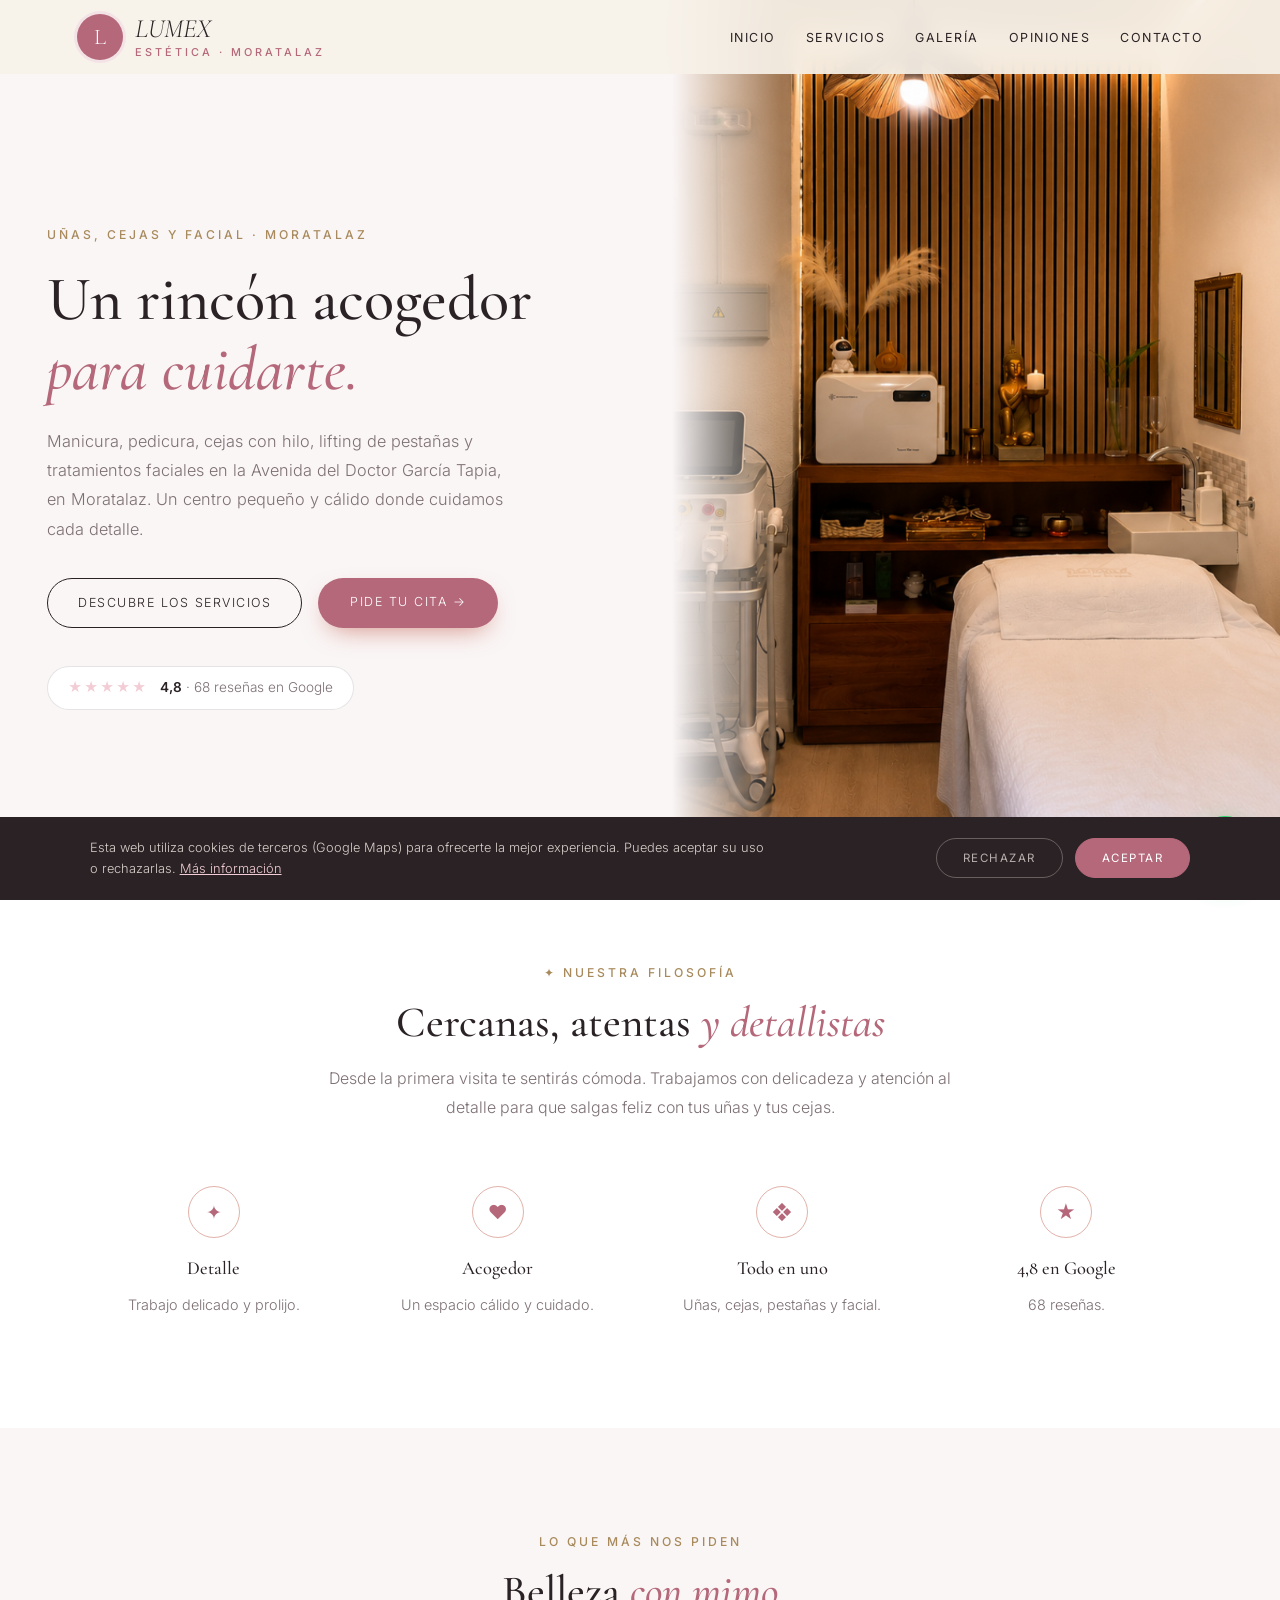
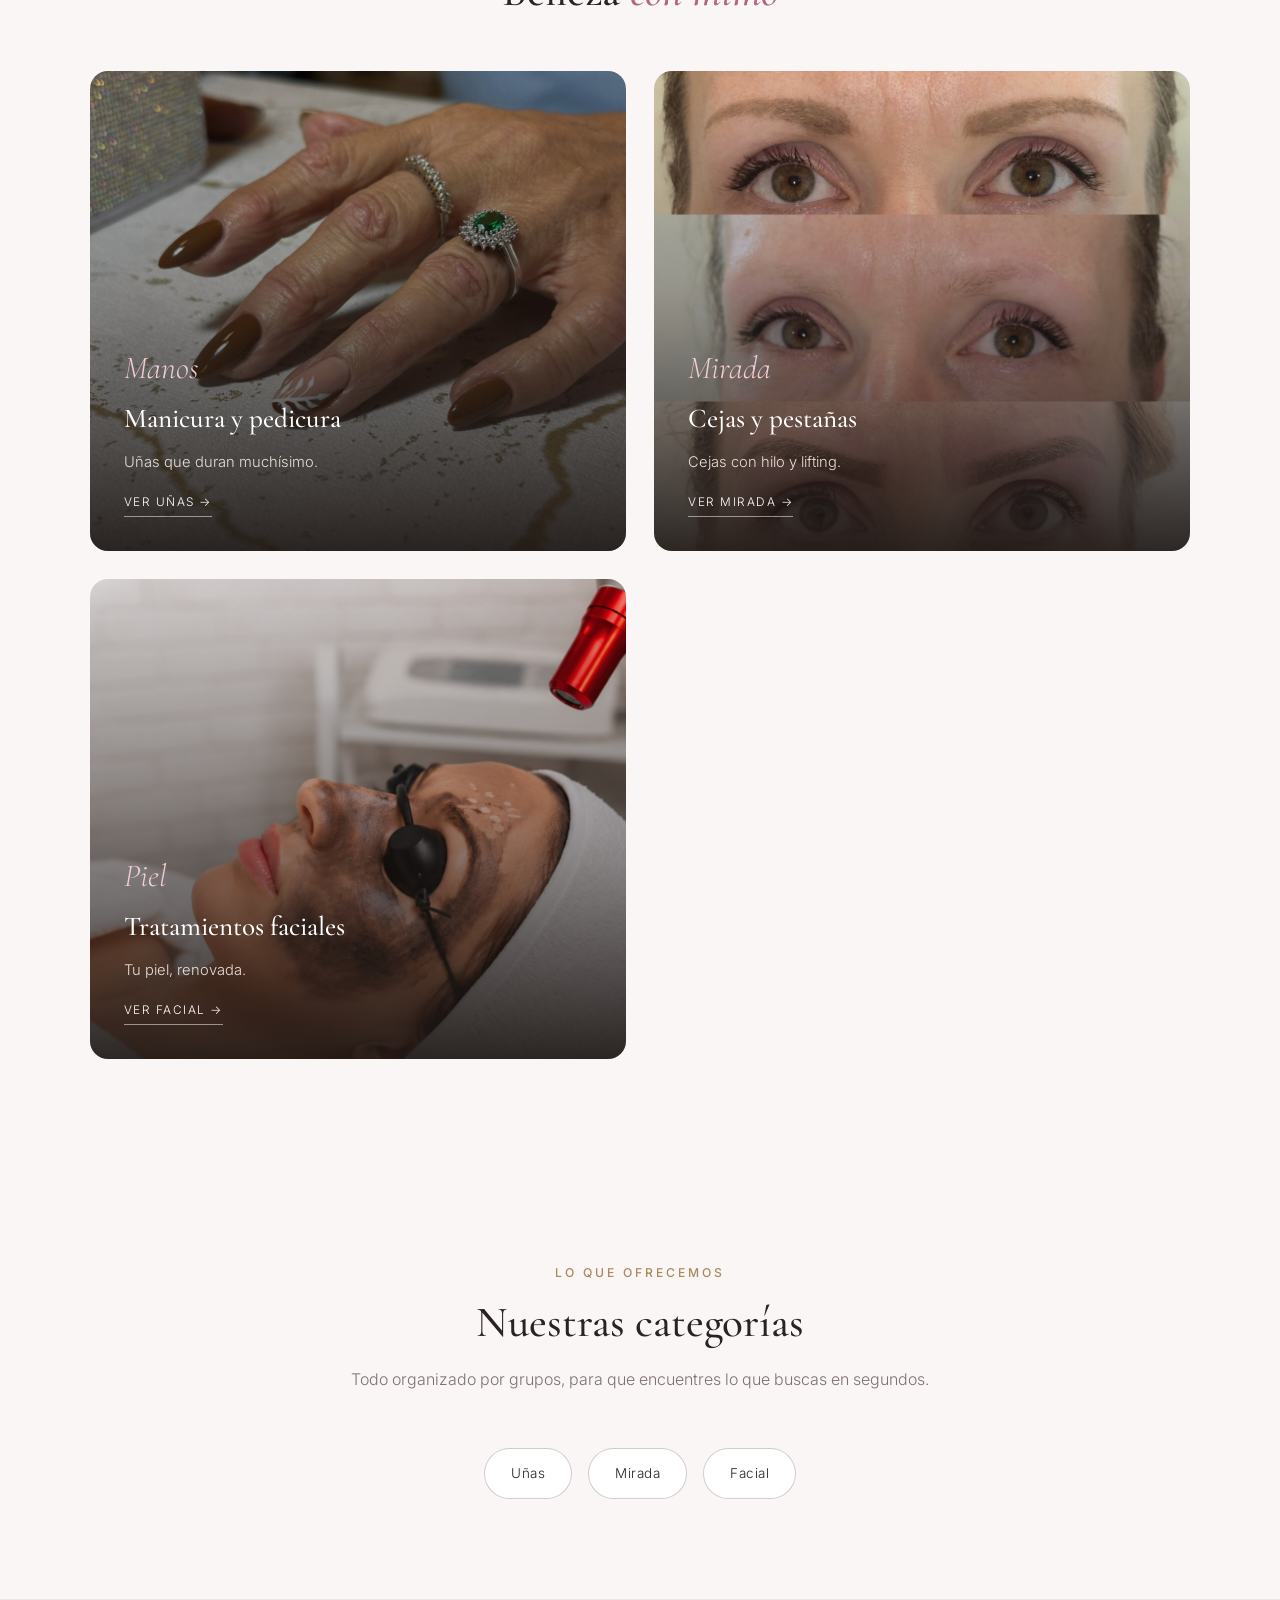
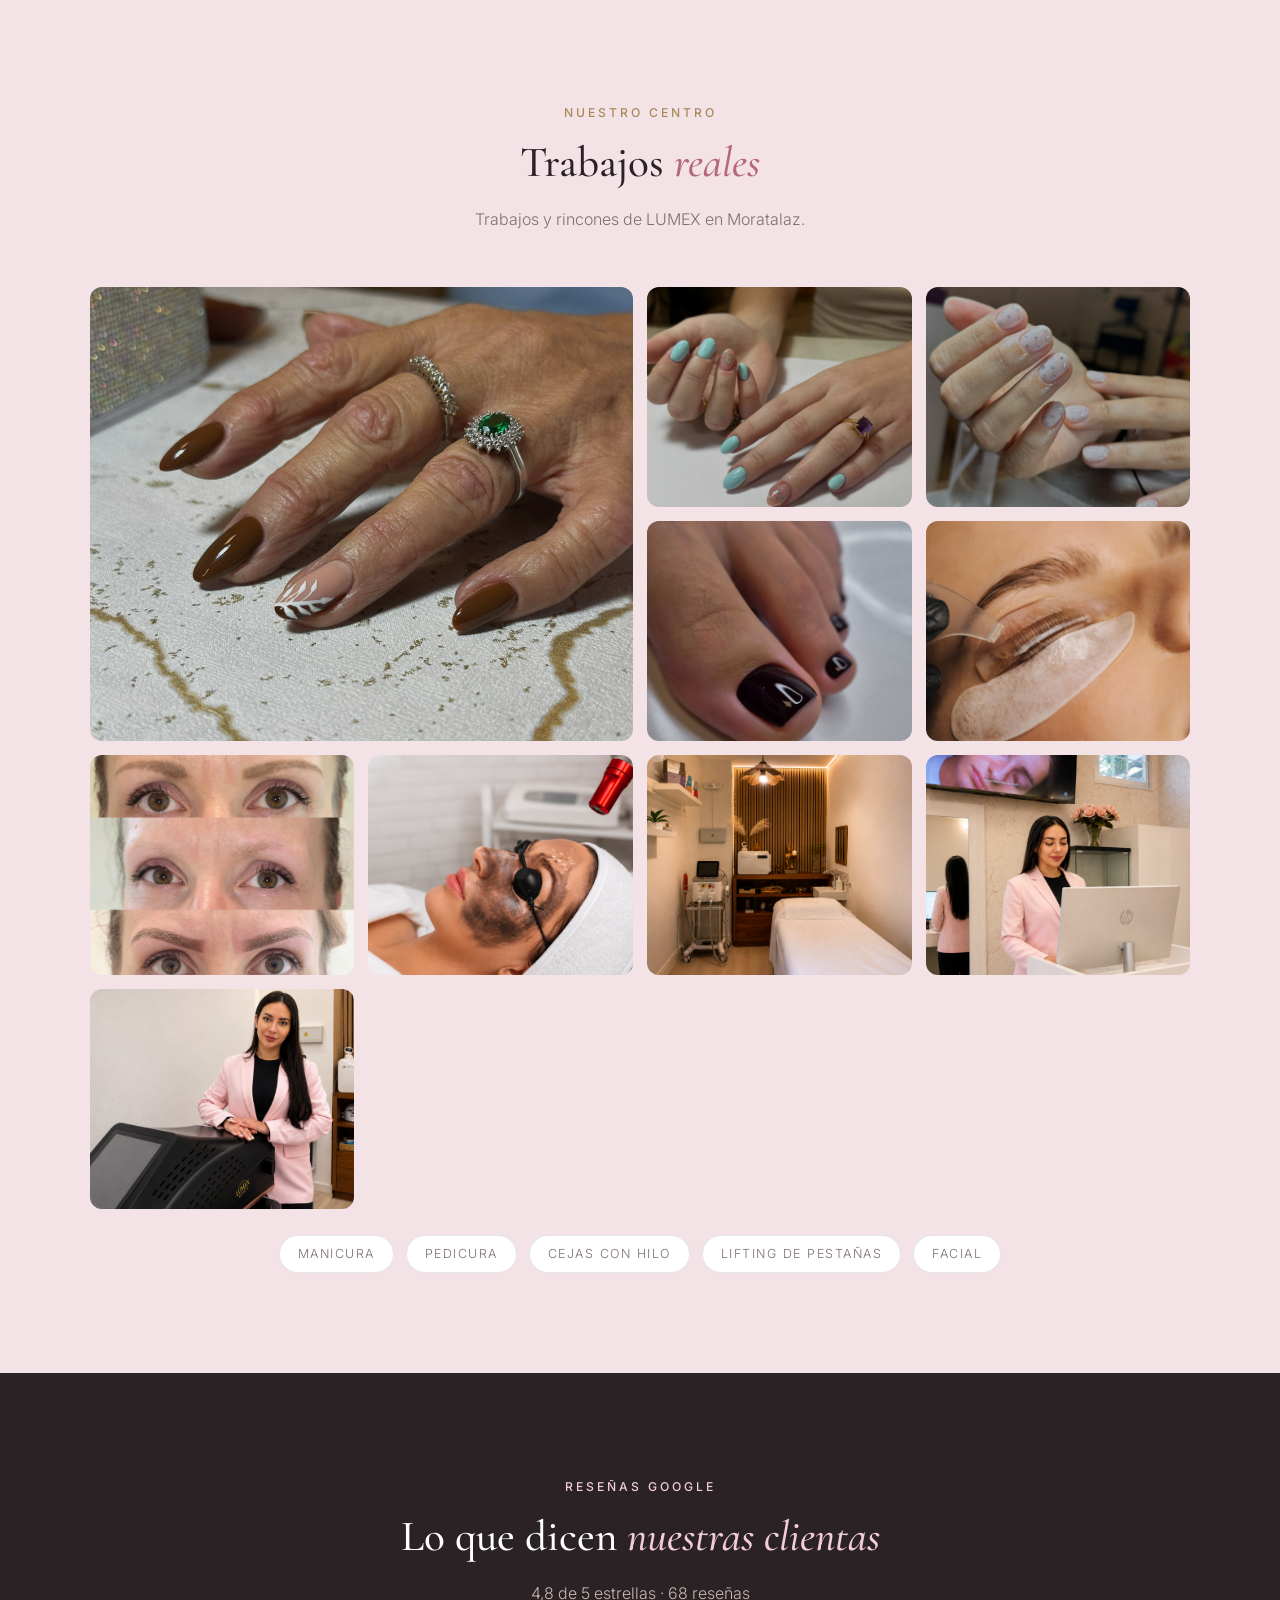
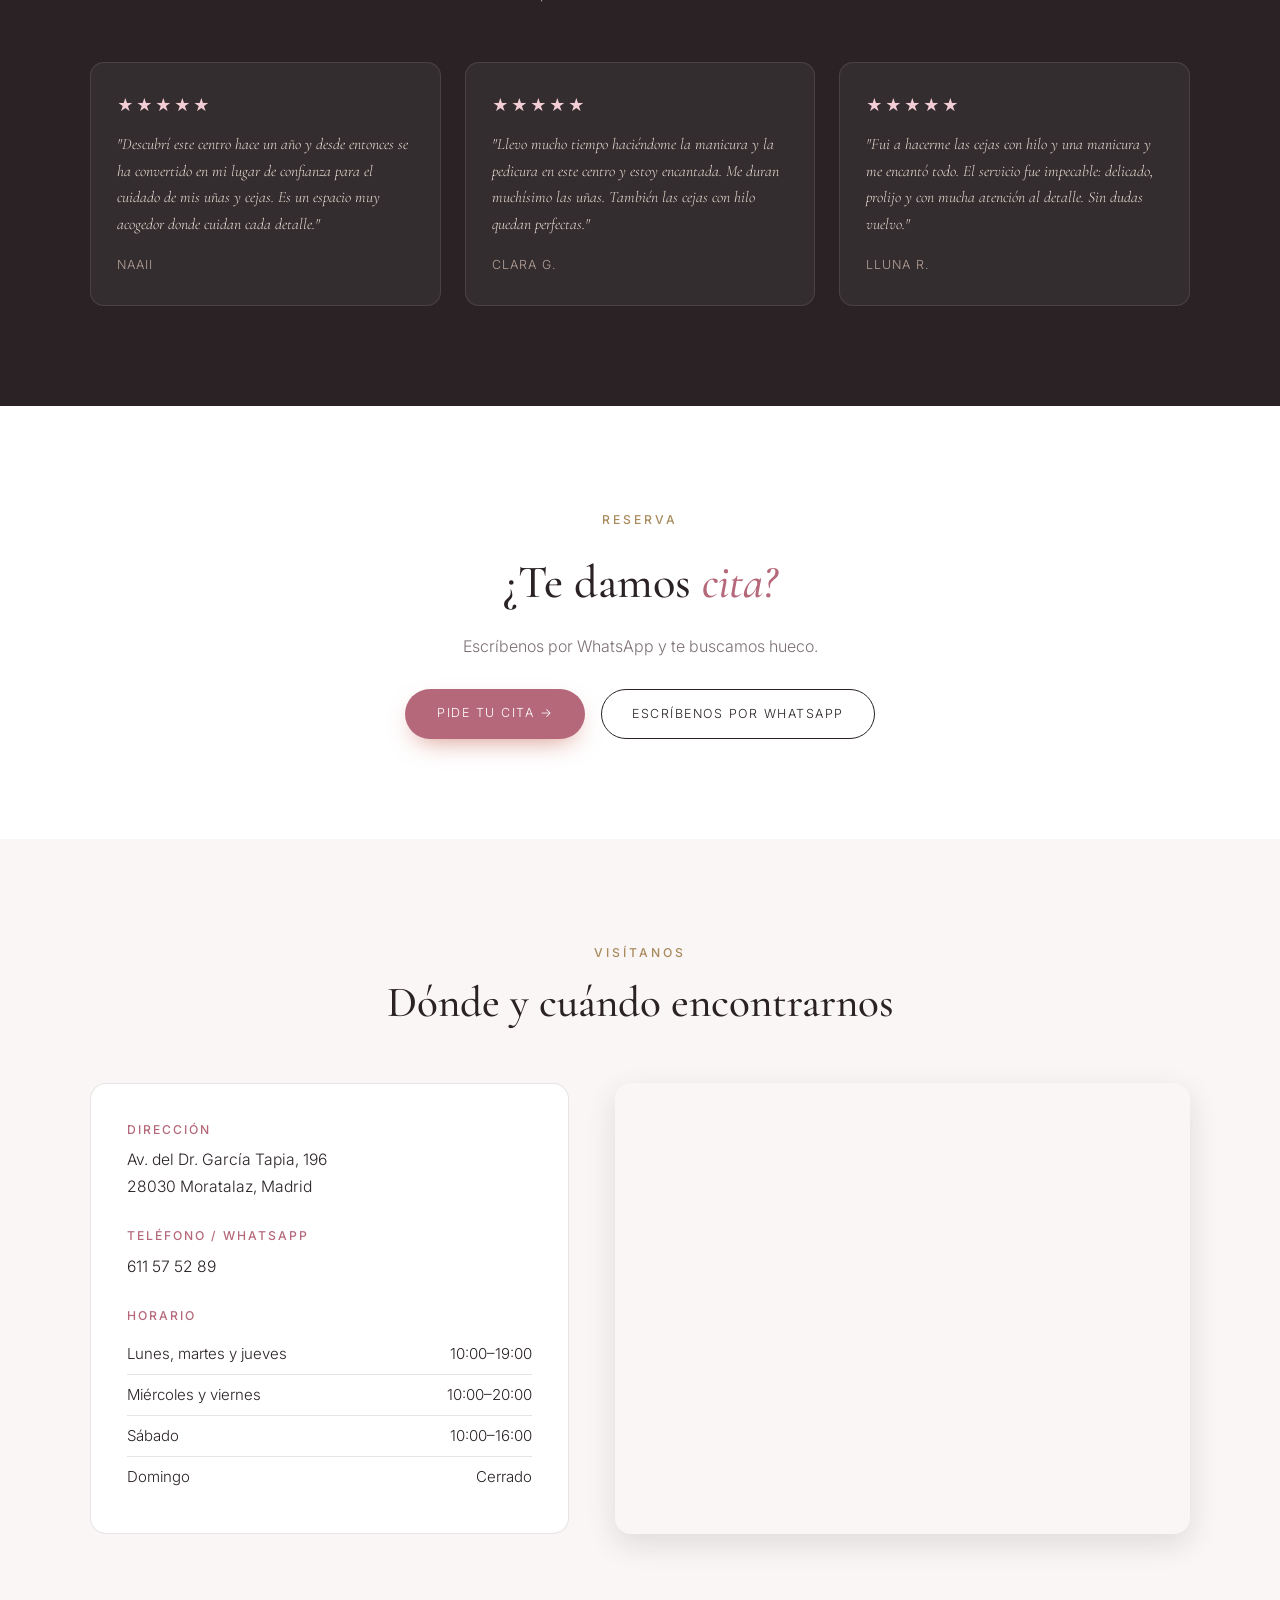
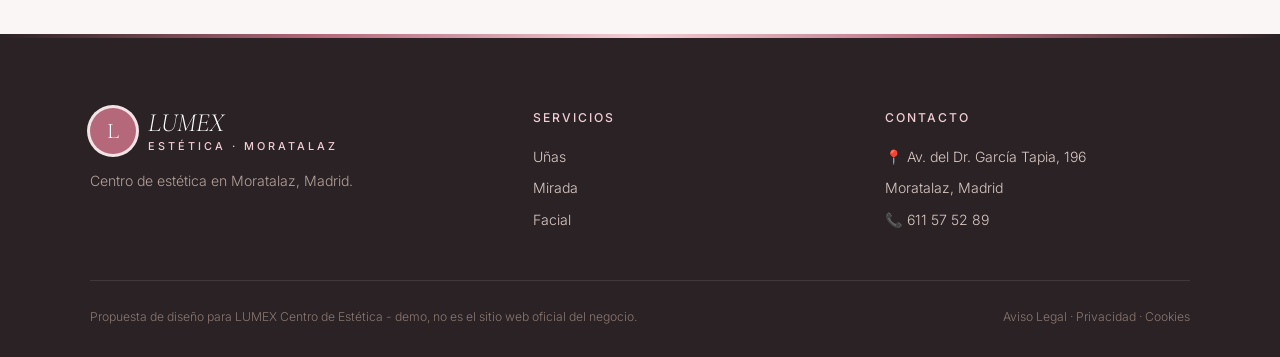
<file: index.html>
<!DOCTYPE html>
<html lang="es">
<head>
<meta charset="UTF-8">
<meta name="viewport" content="width=device-width, initial-scale=1.0">
<title>LUMEX Centro de Estética — Centro de estética en Moratalaz</title>
<meta name="description" content="LUMEX Centro de Estética, en Av. del Dr. García Tapia 196, Moratalaz (Madrid). Manicura, pedicura, cejas con hilo, lifting de pestañas y tratamientos faciales. 4,8★ con 68 reseñas en Google.">
<meta name="theme-color" content="#2a2224">
<meta property="og:title" content="LUMEX Centro de Estética · Madrid">
<meta property="og:image" content="maps_02.jpg">

<link rel="preconnect" href="https://fonts.googleapis.com"><link rel="preconnect" href="https://fonts.gstatic.com" crossorigin><link href="https://fonts.googleapis.com/css2?family=Cormorant+Garamond:ital,wght@0,500;0,600;1,500&family=Inter:wght@300;400;500;600&display=swap" rel="stylesheet">
<link rel="stylesheet" href="styles.css">
</head>
<body>

<header id="header">
  <a href="index.html" class="logo" aria-label="LUMEX Centro de Estética, inicio"><span class="logo-mark">L</span><span class="logo-text"><span class="script">LUMEX</span><small>estética · Moratalaz</small></span></a>
  <nav id="nav" aria-label="Navegación principal"><ul><li><a href="index.html#inicio">Inicio</a></li><li><a href="servicios.html">Servicios</a></li><li><a href="index.html#galeria">Galería</a></li><li><a href="index.html#opiniones">Opiniones</a></li><li><a href="index.html#contacto">Contacto</a></li></ul></nav><button class="nav-toggle" id="navToggle" aria-label="Abrir menú">☰</button>
</header>

<section class="hero" id="inicio">
  <div class="hero-text">
    <span class="eyebrow">Uñas, cejas y facial · Moratalaz</span>
    <h1>Un rincón acogedor <em>para cuidarte.</em></h1>
    <p>Manicura, pedicura, cejas con hilo, lifting de pestañas y tratamientos faciales en la Avenida del Doctor García Tapia, en Moratalaz. Un centro pequeño y cálido donde cuidamos cada detalle.</p>
    <div class="hero-ctas">
      <a href="servicios.html" class="btn-outline">Descubre los servicios</a>
      <a href="https://wa.me/34611575289?text=Hola%2C%20he%20visto%20vuestra%20web%20y%20me%20gustar%C3%ADa%20pedir%20cita%20en%20LUMEX" class="btn-solid" target="_blank" rel="noopener">Pide tu cita →</a>
    </div>
    <a class="hero-rating" href="https://www.google.com/maps/search/?api=1&query=LUMEX+Centro+de+Est%C3%A9tica,+Avenida+del+Doctor+Garc%C3%ADa+Tapia+196,+Madrid" target="_blank" rel="noopener"><span class="stars">★★★★★</span><span><strong>4,8</strong> · 68 reseñas en Google</span></a>
  </div>
  <div class="hero-img"><img src="maps_02.jpg" alt="Cabina de tratamientos de LUMEX Centro de Estética en Moratalaz" style="object-position:center 50%;"></div>
</section>

<section class="trust">
  <div class="section-head">
    <span class="eyebrow">✦ Nuestra filosofía</span>
    <h2>Cercanas, atentas <em>y detallistas</em></h2>
    <p>Desde la primera visita te sentirás cómoda. Trabajamos con delicadeza y atención al detalle para que salgas feliz con tus uñas y tus cejas.</p>
  </div>
  <div class="trust-grid">
    <div class="trust-card"><span class="trust-ic">✦</span><h3>Detalle</h3><p>Trabajo delicado y prolijo.</p></div>
    <div class="trust-card"><span class="trust-ic">♥</span><h3>Acogedor</h3><p>Un espacio cálido y cuidado.</p></div>
    <div class="trust-card"><span class="trust-ic">❖</span><h3>Todo en uno</h3><p>Uñas, cejas, pestañas y facial.</p></div>
    <div class="trust-card"><span class="trust-ic">★</span><h3>4,8 en Google</h3><p>68 reseñas.</p></div>
  </div>
</section>

<section class="worlds">
  <div class="section-head">
    <span class="eyebrow">Lo que más nos piden</span>
    <h2>Belleza <em>con mimo</em></h2>
  </div>
  <div class="worlds-grid">
    <a href="servicios.html#unas" class="world-card"><img src="maps_05.jpg" alt="Manicura y pedicura"><div class="world-text"><span class="script">Manos</span><h3>Manicura y pedicura</h3><p>Uñas que duran muchísimo.</p><span class="world-link">Ver uñas →</span></div></a>
    <a href="servicios.html#mirada" class="world-card"><img src="maps_09.jpg" alt="Cejas y pestañas"><div class="world-text"><span class="script">Mirada</span><h3>Cejas y pestañas</h3><p>Cejas con hilo y lifting.</p><span class="world-link">Ver mirada →</span></div></a>
    <a href="servicios.html#facial" class="world-card"><img src="maps_04.jpg" alt="Tratamientos faciales"><div class="world-text"><span class="script">Piel</span><h3>Tratamientos faciales</h3><p>Tu piel, renovada.</p><span class="world-link">Ver facial →</span></div></a>
  </div>
</section>

<section>
  <div class="section-head">
    <span class="eyebrow">Lo que ofrecemos</span>
    <h2>Nuestras categorías</h2>
    <p>Todo organizado por grupos, para que encuentres lo que buscas en segundos.</p>
  </div>
  <div class="cat-pills">
    <a href="servicios.html#unas" class="cat-pill">Uñas</a>
    <a href="servicios.html#mirada" class="cat-pill">Mirada</a>
    <a href="servicios.html#facial" class="cat-pill">Facial</a>
  </div>
</section>

<section class="gallery-wrap" id="galeria">
  <div class="section-head">
    <span class="eyebrow">Nuestro centro</span>
    <h2>Trabajos <em>reales</em></h2>
    <p>Trabajos y rincones de LUMEX en Moratalaz.</p>
  </div>
  <div class="gallery">
    <figure class="big"><img src="maps_05.jpg" alt="Manicura en chocolate con detalle" loading="lazy"></figure>
    <figure><img src="maps_08.jpg" alt="Manicura en turquesa" loading="lazy"></figure>
    <figure><img src="maps_01.jpg" alt="Manicura nude con brillos" loading="lazy"></figure>
    <figure><img src="maps_10.jpg" alt="Pedicura en granate" loading="lazy"></figure>
    <figure><img src="maps_03.jpg" alt="Lifting de pestañas" loading="lazy"></figure>
    <figure><img src="maps_09.jpg" alt="Cejas, antes y después" loading="lazy"></figure>
    <figure><img src="maps_04.jpg" alt="Tratamiento facial" loading="lazy"></figure>
    <figure><img src="maps_02.jpg" alt="Cabina de tratamientos" loading="lazy"></figure>
    <figure><img src="maps_06.jpg" alt="Recepción" loading="lazy"></figure>
    <figure><img src="maps_07.jpg" alt="Nuestro equipo" loading="lazy"></figure>
  </div>
  <div class="brands"><span>Manicura</span><span>Pedicura</span><span>Cejas con hilo</span><span>Lifting de pestañas</span><span>Facial</span></div>
</section>

<section class="reviews-wrap" id="opiniones">
  <div class="section-head">
    <span class="eyebrow">Reseñas Google</span>
    <h2>Lo que dicen <em>nuestras clientas</em></h2>
    <p>4,8 de 5 estrellas · 68 reseñas</p>
  </div>
  <div class="review-grid">
    <div class="review-card"><div class="stars">★★★★★</div><p>"Descubrí este centro hace un año y desde entonces se ha convertido en mi lugar de confianza para el cuidado de mis uñas y cejas. Es un espacio muy acogedor donde cuidan cada detalle."</p><cite>Naaii</cite></div>
    <div class="review-card"><div class="stars">★★★★★</div><p>"Llevo mucho tiempo haciéndome la manicura y la pedicura en este centro y estoy encantada. Me duran muchísimo las uñas. También las cejas con hilo quedan perfectas."</p><cite>Clara G.</cite></div>
    <div class="review-card"><div class="stars">★★★★★</div><p>"Fui a hacerme las cejas con hilo y una manicura y me encantó todo. El servicio fue impecable: delicado, prolijo y con mucha atención al detalle. Sin dudas vuelvo."</p><cite>Lluna R.</cite></div>
  </div>
</section>

<section class="cta-section">
  <span class="eyebrow">Reserva</span>
  <h2>¿Te damos <em>cita?</em></h2>
  <p>Escríbenos por WhatsApp y te buscamos hueco.</p>
  <div class="cta-row">
    <a href="https://wa.me/34611575289?text=Hola%2C%20he%20visto%20vuestra%20web%20y%20me%20gustar%C3%ADa%20pedir%20cita%20en%20LUMEX" class="btn-solid" target="_blank" rel="noopener">Pide tu cita →</a>
    <a href="https://wa.me/34611575289?text=Hola%2C%20he%20visto%20vuestra%20web%20y%20me%20gustar%C3%ADa%20pedir%20cita%20en%20LUMEX" class="btn-outline" target="_blank" rel="noopener">Escríbenos por WhatsApp</a>
  </div>
</section>

<section class="contact-section" id="contacto">
  <div class="section-head">
    <span class="eyebrow">Visítanos</span>
    <h2>Dónde y cuándo encontrarnos</h2>
  </div>
  <div class="contact-grid">
    <div class="contact-info">
      <div class="contact-block"><h3>Dirección</h3><p>Av. del Dr. García Tapia, 196<br>28030 Moratalaz, Madrid</p></div>
      <div class="contact-block"><h3>Teléfono / WhatsApp</h3><p><a href="tel:+34611575289">611 57 52 89</a></p></div>
      <div class="contact-block"><h3>Horario</h3><ul class="hours-list"><li><span>Lunes, martes y jueves</span><span>10:00–19:00</span></li><li><span>Miércoles y viernes</span><span>10:00–20:00</span></li><li><span>Sábado</span><span>10:00–16:00</span></li><li><span>Domingo</span><span>Cerrado</span></li></ul></div>
      
    </div>
    <div class="contact-map">
      <iframe title="Mapa de LUMEX Centro de Estética" src="https://www.google.com/maps?q=LUMEX+Centro+de+Est%C3%A9tica,+Avenida+del+Doctor+Garc%C3%ADa+Tapia+196,+Madrid&output=embed" width="100%" height="100%" style="border:0;" allowfullscreen="" loading="lazy" referrerpolicy="no-referrer-when-downgrade"></iframe>
    </div>
  </div>
</section>

<footer>
  <div class="footer-grid">
    <div class="footer-brand">
      <a href="index.html" class="logo light"><span class="logo-mark">L</span><span class="logo-text"><span class="script">LUMEX</span><small>estética · Moratalaz</small></span></a>
      <p>Centro de estética en Moratalaz, Madrid.</p>
    </div>
    <div><h4>Servicios</h4><ul><li><a href="servicios.html#unas">Uñas</a></li><li><a href="servicios.html#mirada">Mirada</a></li><li><a href="servicios.html#facial">Facial</a></li></ul></div>
    <div><h4>Contacto</h4><ul><li>📍 Av. del Dr. García Tapia, 196</li><li>Moratalaz, Madrid</li><li>📞 <a href="tel:+34611575289">611 57 52 89</a></li></ul></div>
  </div>
  <div class="footer-bottom">
    <span>Propuesta de diseño para LUMEX Centro de Estética - demo, no es el sitio web oficial del negocio.</span>
    <span><a href="aviso-legal.html">Aviso Legal</a> &middot; <a href="politica-privacidad.html">Privacidad</a> &middot; <a href="politica-cookies.html">Cookies</a></span>
  </div>
</footer>

<div id="cookie-banner" class="cookie-banner"><p>Esta web utiliza cookies de terceros (Google Maps) para ofrecerte la mejor experiencia. Puedes aceptar su uso o rechazarlas. <a href="politica-cookies.html">Más información</a></p><div class="cookie-actions"><button onclick="setCookieChoice('rejected')" class="ck-reject">Rechazar</button><button onclick="setCookieChoice('accepted')" class="ck-accept">Aceptar</button></div></div>
<div class="social-fabs"><a class="wa-fab" href="https://wa.me/34611575289?text=Hola%2C%20he%20visto%20vuestra%20web%20y%20me%20gustar%C3%ADa%20pedir%20cita%20en%20LUMEX" target="_blank" rel="noopener" aria-label="Escribir por WhatsApp"><svg width="28" height="28" viewBox="0 0 24 24" fill="white"><path d="M17.5 14.4c-.3-.1-1.8-.9-2-1s-.5-.1-.7.1-.8 1-.9 1.2-.3.2-.6.1a8.2 8.2 0 0 1-2.4-1.5 9 9 0 0 1-1.7-2.1c-.2-.3 0-.5.1-.6l.4-.5.3-.5v-.5l-.9-2.2c-.2-.6-.5-.5-.7-.5h-.6a1.1 1.1 0 0 0-.8.4 3.4 3.4 0 0 0-1 2.5 5.9 5.9 0 0 0 1.2 3.1 13.5 13.5 0 0 0 5.2 4.6c2.6 1 2.6.7 3.1.6a2.6 2.6 0 0 0 1.7-1.2 2.1 2.1 0 0 0 .2-1.2c-.1-.1-.3-.2-.6-.3ZM12 21.8a9.8 9.8 0 0 1-5-1.4l-.4-.2-3.7 1 1-3.6-.2-.4A9.8 9.8 0 1 1 12 21.8Zm8.4-18.3A11.8 11.8 0 0 0 1.8 17.7L.2 23.8l6.3-1.6a11.8 11.8 0 0 0 5.6 1.4A11.8 11.8 0 0 0 20.4 3.5Z"/></svg></a></div>
<script src="main.js"></script>
</body>
</html>
</file>
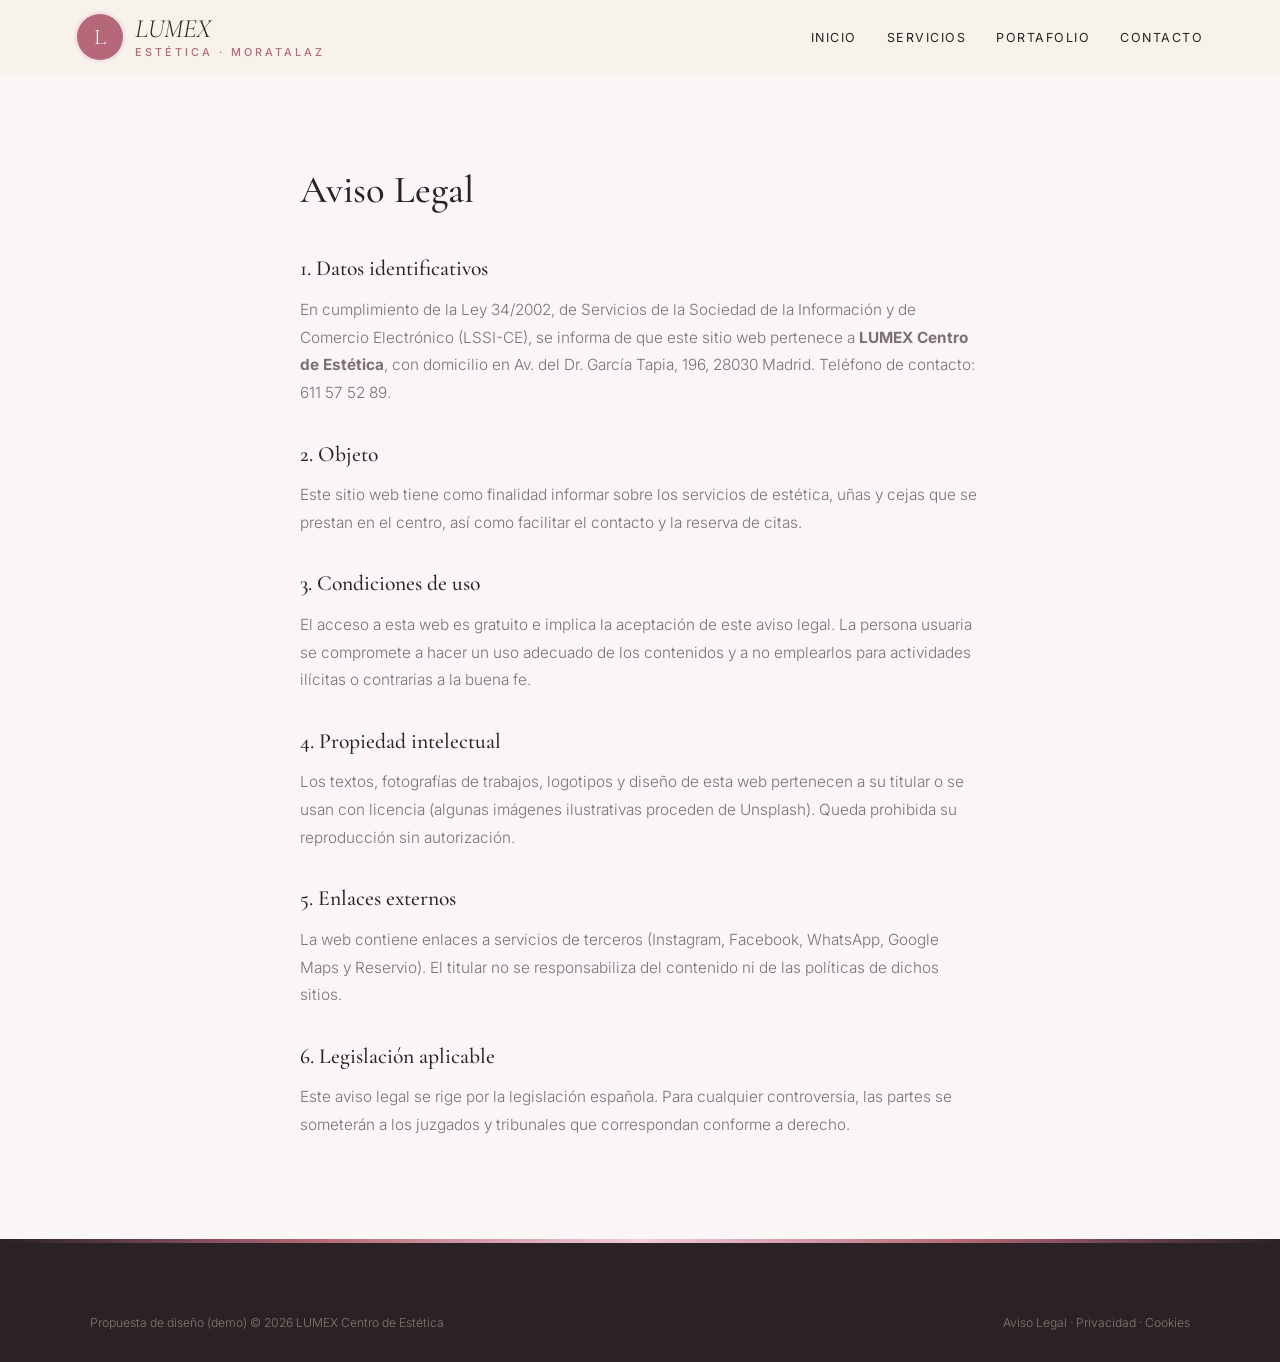
<file: aviso-legal.html>
<!DOCTYPE html>
<html lang="es">
<head>
<meta charset="UTF-8">
<meta name="viewport" content="width=device-width, initial-scale=1.0">
<title>Aviso Legal — LUMEX Centro de Estética</title>
<meta name="robots" content="noindex">

<link rel="preconnect" href="https://fonts.googleapis.com">
<link href="https://fonts.googleapis.com/css2?family=Cormorant+Garamond:ital,wght@0,500;0,600;1,500&family=Inter:wght@300;400;500;600&display=swap" rel="stylesheet">
<link rel="stylesheet" href="styles.css">
</head>
<body>
<header id="header" class="scrolled">
  <a href="index.html" class="logo" aria-label="LUMEX Centro de Estética, inicio">
    <span class="logo-mark">L</span>
    <span class="logo-text"><span class="script">LUMEX</span><small>estética · Moratalaz</small></span>
  </a>
  <nav id="nav" aria-label="Navegación principal">
    <ul>
      <li><a href="index.html#inicio">Inicio</a></li>
      <li><a href="servicios.html">Servicios</a></li>
      <li><a href="portafolio.html">Portafolio</a></li>
      <li><a href="index.html#contacto">Contacto</a></li>
    </ul>
  </nav>
  <button class="nav-toggle" id="navToggle" aria-label="Abrir menú">☰</button>
</header>
<main class="legal"><h1>Aviso Legal</h1>
<h2>1. Datos identificativos</h2>
<p>En cumplimiento de la Ley 34/2002, de Servicios de la Sociedad de la Información y de Comercio Electrónico (LSSI-CE), se informa de que este sitio web pertenece a <strong>LUMEX Centro de Estética</strong>, con domicilio en Av. del Dr. García Tapia, 196, 28030 Madrid. Teléfono de contacto: 611 57 52 89.</p>
<h2>2. Objeto</h2>
<p>Este sitio web tiene como finalidad informar sobre los servicios de estética, uñas y cejas que se prestan en el centro, así como facilitar el contacto y la reserva de citas.</p>
<h2>3. Condiciones de uso</h2>
<p>El acceso a esta web es gratuito e implica la aceptación de este aviso legal. La persona usuaria se compromete a hacer un uso adecuado de los contenidos y a no emplearlos para actividades ilícitas o contrarias a la buena fe.</p>
<h2>4. Propiedad intelectual</h2>
<p>Los textos, fotografías de trabajos, logotipos y diseño de esta web pertenecen a su titular o se usan con licencia (algunas imágenes ilustrativas proceden de Unsplash). Queda prohibida su reproducción sin autorización.</p>
<h2>5. Enlaces externos</h2>
<p>La web contiene enlaces a servicios de terceros (Instagram, Facebook, WhatsApp, Google Maps y Reservio). El titular no se responsabiliza del contenido ni de las políticas de dichos sitios.</p>
<h2>6. Legislación aplicable</h2>
<p>Este aviso legal se rige por la legislación española. Para cualquier controversia, las partes se someterán a los juzgados y tribunales que correspondan conforme a derecho.</p></main>
<footer>
  <div class="footer-bottom" style="margin-top:0">
    <span>Propuesta de diseño (demo) © 2026 LUMEX Centro de Estética</span>
    <span><a href="aviso-legal.html">Aviso Legal</a> &middot; <a href="politica-privacidad.html">Privacidad</a> &middot; <a href="politica-cookies.html">Cookies</a></span>
  </div>
</footer>
<script src="main.js"></script>
</body>
</html>
</file>
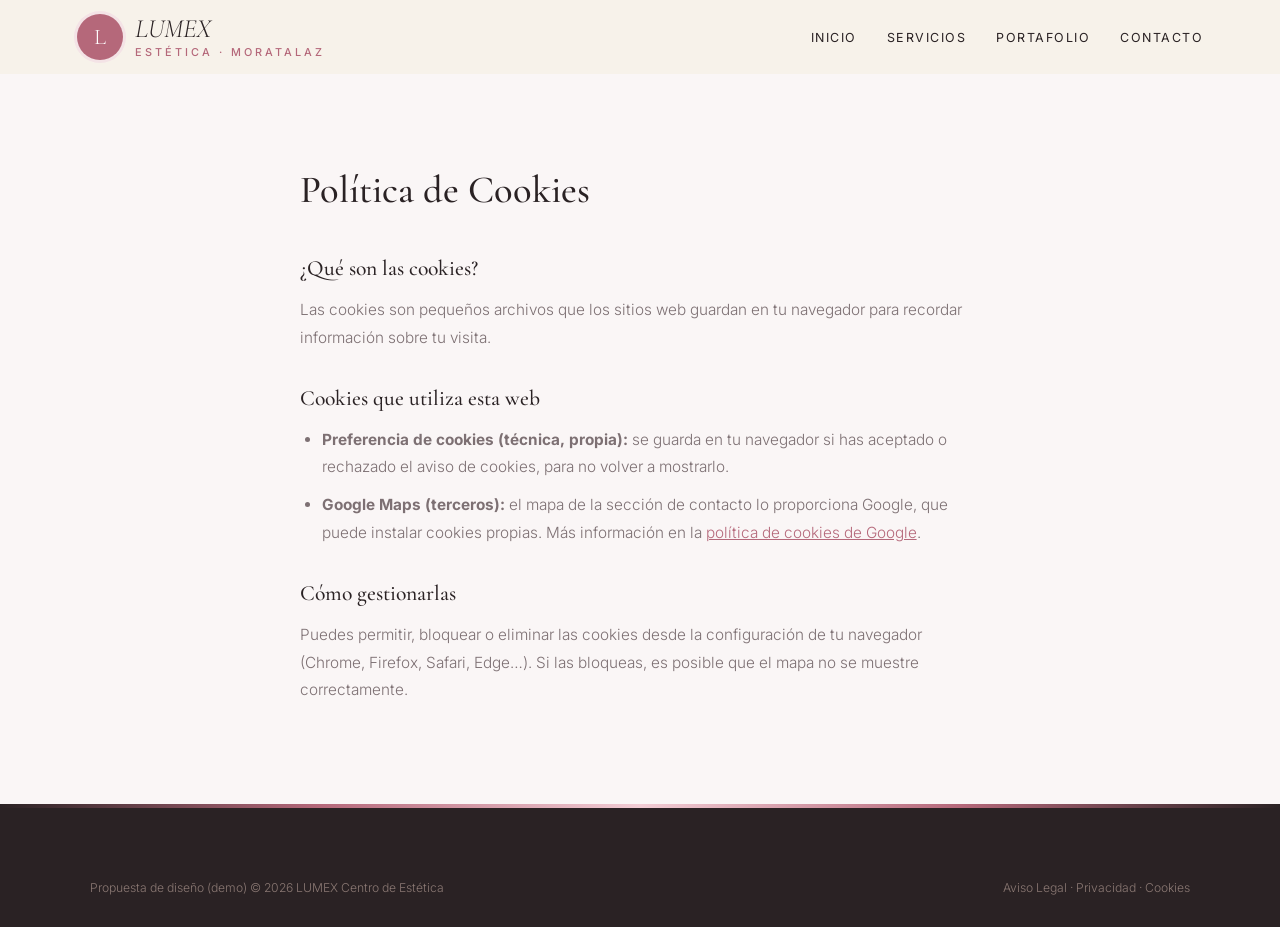
<file: politica-cookies.html>
<!DOCTYPE html>
<html lang="es">
<head>
<meta charset="UTF-8">
<meta name="viewport" content="width=device-width, initial-scale=1.0">
<title>Política de Cookies — LUMEX Centro de Estética</title>
<meta name="robots" content="noindex">

<link rel="preconnect" href="https://fonts.googleapis.com">
<link href="https://fonts.googleapis.com/css2?family=Cormorant+Garamond:ital,wght@0,500;0,600;1,500&family=Inter:wght@300;400;500;600&display=swap" rel="stylesheet">
<link rel="stylesheet" href="styles.css">
</head>
<body>
<header id="header" class="scrolled">
  <a href="index.html" class="logo" aria-label="LUMEX Centro de Estética, inicio">
    <span class="logo-mark">L</span>
    <span class="logo-text"><span class="script">LUMEX</span><small>estética · Moratalaz</small></span>
  </a>
  <nav id="nav" aria-label="Navegación principal">
    <ul>
      <li><a href="index.html#inicio">Inicio</a></li>
      <li><a href="servicios.html">Servicios</a></li>
      <li><a href="portafolio.html">Portafolio</a></li>
      <li><a href="index.html#contacto">Contacto</a></li>
    </ul>
  </nav>
  <button class="nav-toggle" id="navToggle" aria-label="Abrir menú">☰</button>
</header>
<main class="legal"><h1>Política de Cookies</h1>
<h2>¿Qué son las cookies?</h2>
<p>Las cookies son pequeños archivos que los sitios web guardan en tu navegador para recordar información sobre tu visita.</p>
<h2>Cookies que utiliza esta web</h2>
<ul>
<li><strong>Preferencia de cookies (técnica, propia):</strong> se guarda en tu navegador si has aceptado o rechazado el aviso de cookies, para no volver a mostrarlo.</li>
<li><strong>Google Maps (terceros):</strong> el mapa de la sección de contacto lo proporciona Google, que puede instalar cookies propias. Más información en la <a href="https://policies.google.com/technologies/cookies" target="_blank" rel="noopener">política de cookies de Google</a>.</li>
</ul>
<h2>Cómo gestionarlas</h2>
<p>Puedes permitir, bloquear o eliminar las cookies desde la configuración de tu navegador (Chrome, Firefox, Safari, Edge…). Si las bloqueas, es posible que el mapa no se muestre correctamente.</p></main>
<footer>
  <div class="footer-bottom" style="margin-top:0">
    <span>Propuesta de diseño (demo) © 2026 LUMEX Centro de Estética</span>
    <span><a href="aviso-legal.html">Aviso Legal</a> &middot; <a href="politica-privacidad.html">Privacidad</a> &middot; <a href="politica-cookies.html">Cookies</a></span>
  </div>
</footer>
<script src="main.js"></script>
</body>
</html>
</file>
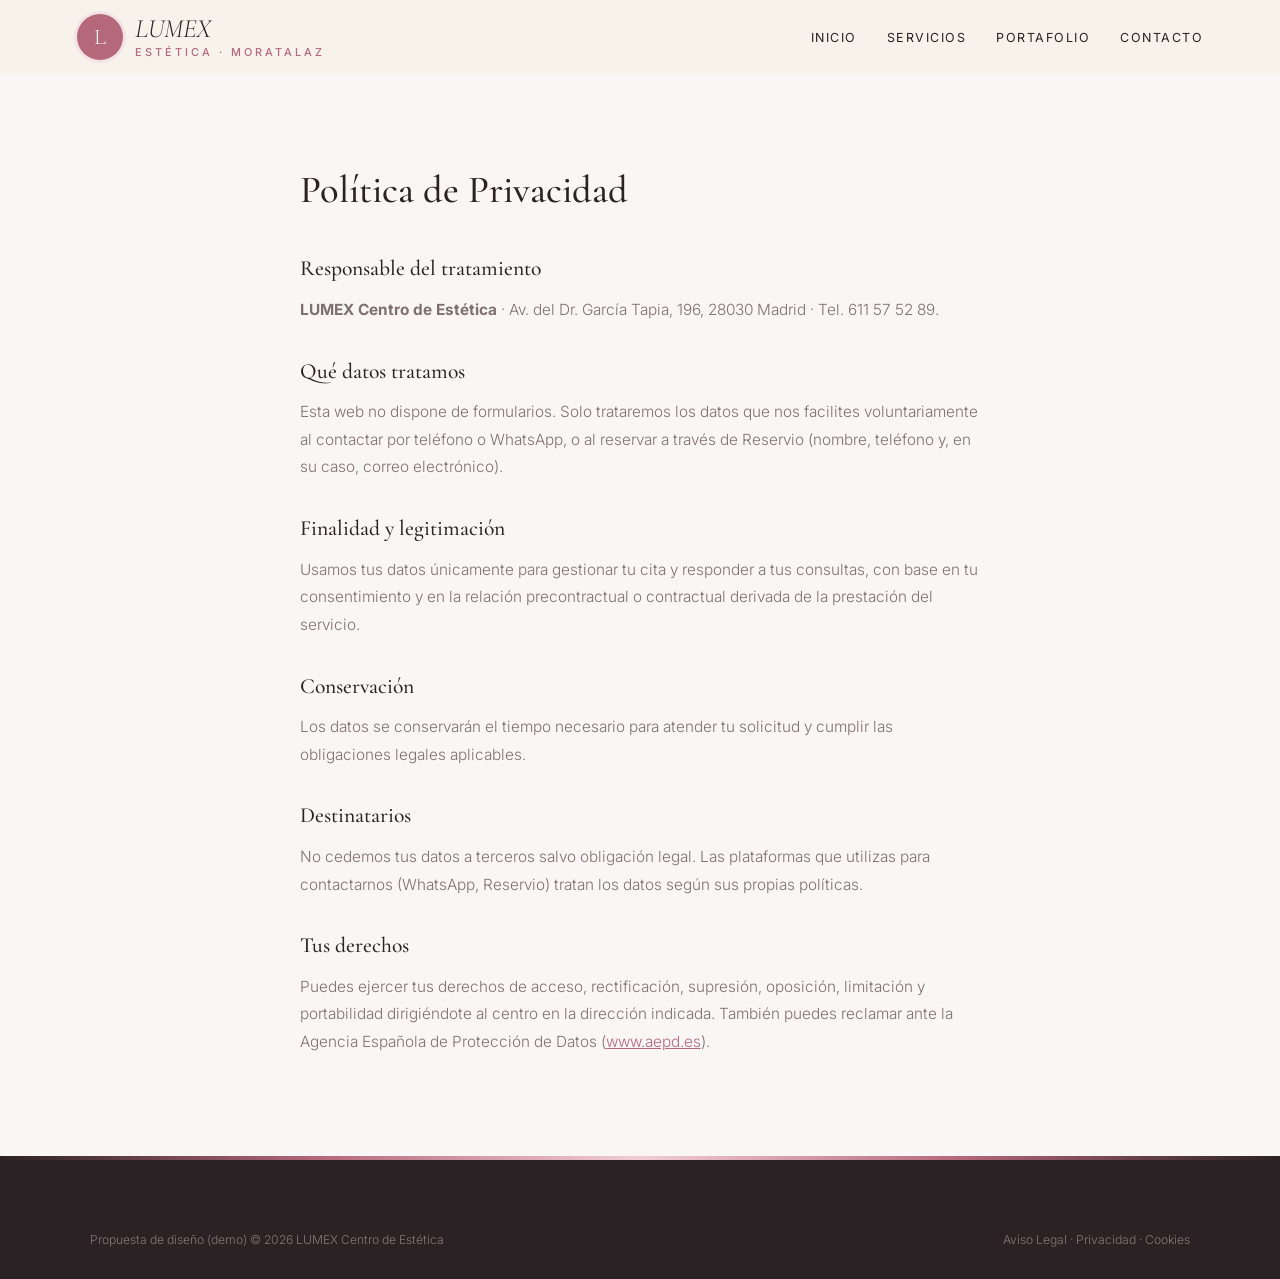
<file: politica-privacidad.html>
<!DOCTYPE html>
<html lang="es">
<head>
<meta charset="UTF-8">
<meta name="viewport" content="width=device-width, initial-scale=1.0">
<title>Política de Privacidad — LUMEX Centro de Estética</title>
<meta name="robots" content="noindex">

<link rel="preconnect" href="https://fonts.googleapis.com">
<link href="https://fonts.googleapis.com/css2?family=Cormorant+Garamond:ital,wght@0,500;0,600;1,500&family=Inter:wght@300;400;500;600&display=swap" rel="stylesheet">
<link rel="stylesheet" href="styles.css">
</head>
<body>
<header id="header" class="scrolled">
  <a href="index.html" class="logo" aria-label="LUMEX Centro de Estética, inicio">
    <span class="logo-mark">L</span>
    <span class="logo-text"><span class="script">LUMEX</span><small>estética · Moratalaz</small></span>
  </a>
  <nav id="nav" aria-label="Navegación principal">
    <ul>
      <li><a href="index.html#inicio">Inicio</a></li>
      <li><a href="servicios.html">Servicios</a></li>
      <li><a href="portafolio.html">Portafolio</a></li>
      <li><a href="index.html#contacto">Contacto</a></li>
    </ul>
  </nav>
  <button class="nav-toggle" id="navToggle" aria-label="Abrir menú">☰</button>
</header>
<main class="legal"><h1>Política de Privacidad</h1>
<h2>Responsable del tratamiento</h2>
<p><strong>LUMEX Centro de Estética</strong> · Av. del Dr. García Tapia, 196, 28030 Madrid · Tel. 611 57 52 89.</p>
<h2>Qué datos tratamos</h2>
<p>Esta web no dispone de formularios. Solo trataremos los datos que nos facilites voluntariamente al contactar por teléfono o WhatsApp, o al reservar a través de Reservio (nombre, teléfono y, en su caso, correo electrónico).</p>
<h2>Finalidad y legitimación</h2>
<p>Usamos tus datos únicamente para gestionar tu cita y responder a tus consultas, con base en tu consentimiento y en la relación precontractual o contractual derivada de la prestación del servicio.</p>
<h2>Conservación</h2>
<p>Los datos se conservarán el tiempo necesario para atender tu solicitud y cumplir las obligaciones legales aplicables.</p>
<h2>Destinatarios</h2>
<p>No cedemos tus datos a terceros salvo obligación legal. Las plataformas que utilizas para contactarnos (WhatsApp, Reservio) tratan los datos según sus propias políticas.</p>
<h2>Tus derechos</h2>
<p>Puedes ejercer tus derechos de acceso, rectificación, supresión, oposición, limitación y portabilidad dirigiéndote al centro en la dirección indicada. También puedes reclamar ante la Agencia Española de Protección de Datos (<a href="https://www.aepd.es" target="_blank" rel="noopener">www.aepd.es</a>).</p></main>
<footer>
  <div class="footer-bottom" style="margin-top:0">
    <span>Propuesta de diseño (demo) © 2026 LUMEX Centro de Estética</span>
    <span><a href="aviso-legal.html">Aviso Legal</a> &middot; <a href="politica-privacidad.html">Privacidad</a> &middot; <a href="politica-cookies.html">Cookies</a></span>
  </div>
</footer>
<script src="main.js"></script>
</body>
</html>
</file>
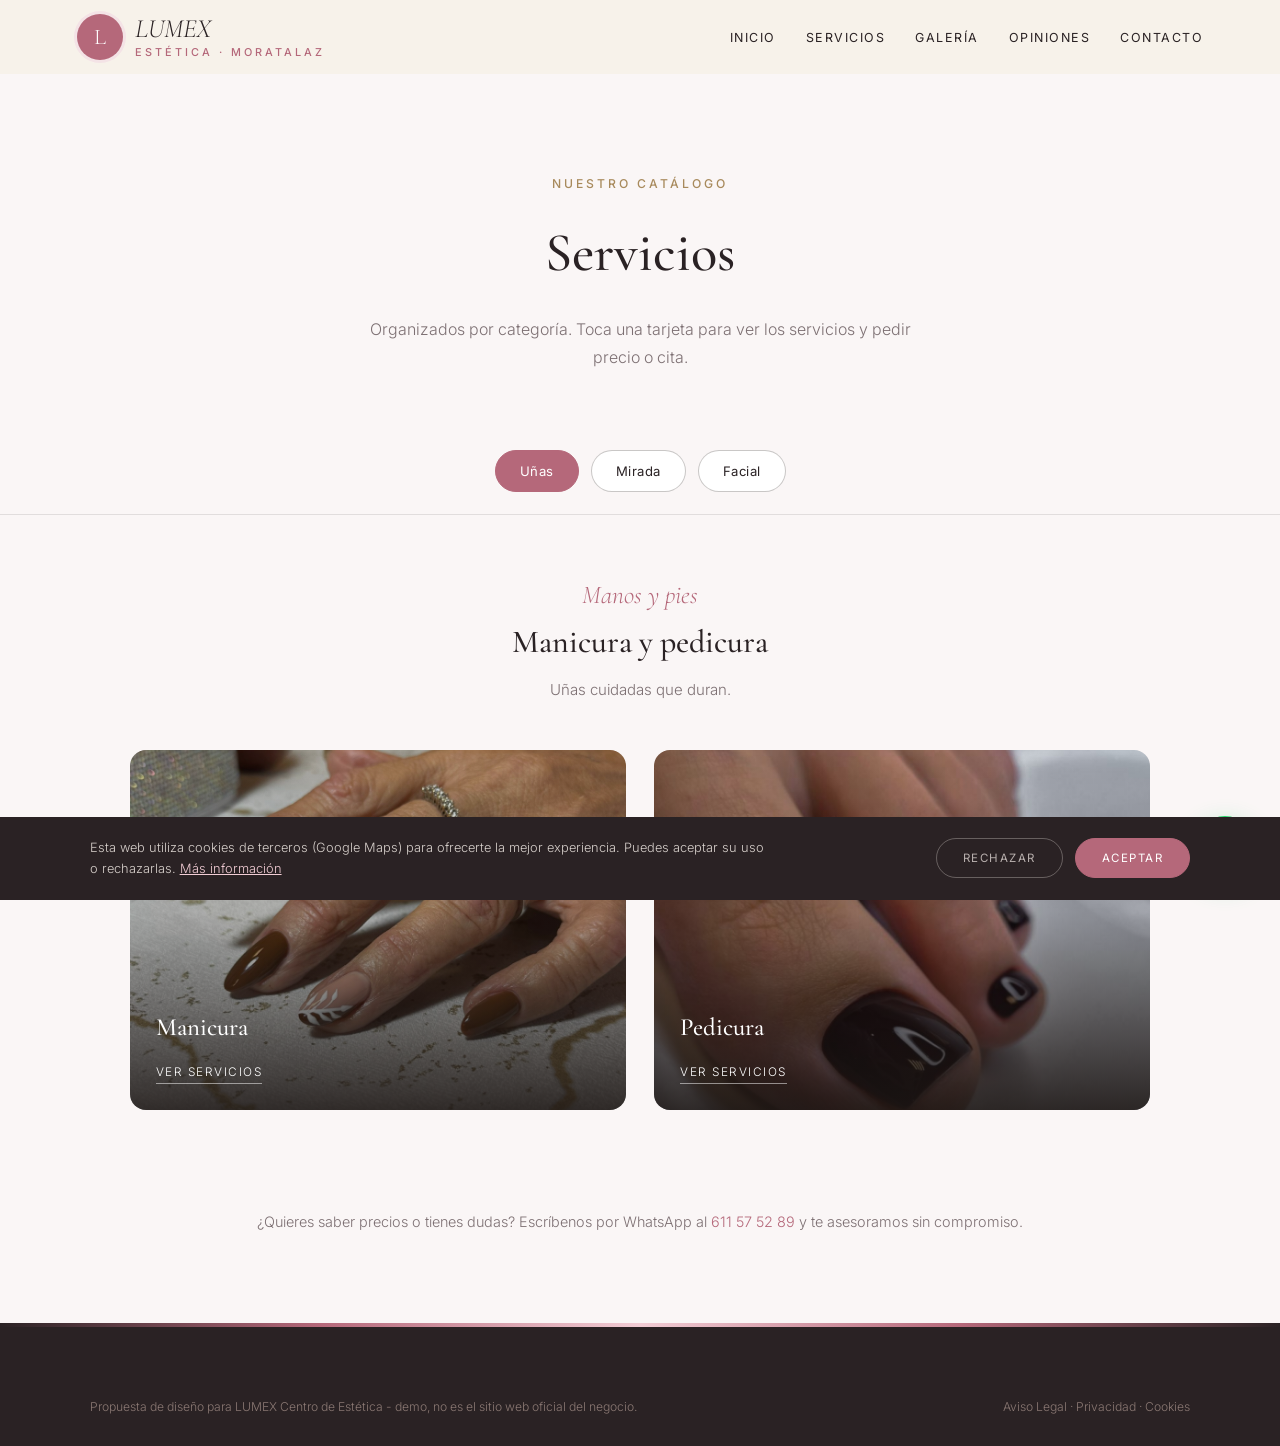
<file: servicios.html>
<!DOCTYPE html>
<html lang="es">
<head>
<meta charset="UTF-8">
<meta name="viewport" content="width=device-width, initial-scale=1.0">
<title>Servicios — LUMEX Centro de Estética · Madrid</title>
<meta name="description" content="Servicios de LUMEX Centro de Estética en Madrid.">

<link rel="preconnect" href="https://fonts.googleapis.com"><link rel="preconnect" href="https://fonts.gstatic.com" crossorigin><link href="https://fonts.googleapis.com/css2?family=Cormorant+Garamond:ital,wght@0,500;0,600;1,500&family=Inter:wght@300;400;500;600&display=swap" rel="stylesheet">
<link rel="stylesheet" href="styles.css">
</head>
<body>

<header id="header" class="scrolled">
  <a href="index.html" class="logo" aria-label="LUMEX Centro de Estética, inicio"><span class="logo-mark">L</span><span class="logo-text"><span class="script">LUMEX</span><small>estética · Moratalaz</small></span></a>
  <nav id="nav" aria-label="Navegación principal"><ul><li><a href="index.html#inicio">Inicio</a></li><li><a href="servicios.html">Servicios</a></li><li><a href="index.html#galeria">Galería</a></li><li><a href="index.html#opiniones">Opiniones</a></li><li><a href="index.html#contacto">Contacto</a></li></ul></nav><button class="nav-toggle" id="navToggle" aria-label="Abrir menú">☰</button>
</header>

<div class="page-hero">
  <span class="eyebrow">Nuestro catálogo</span>
  <h1>Servicios</h1>
  <p>Organizados por categoría. Toca una tarjeta para ver los servicios y pedir precio o cita.</p>
</div>

<div class="tabs">
  <button class="tab-btn active" data-tab="unas">Uñas</button>
  <button class="tab-btn" data-tab="mirada">Mirada</button>
  <button class="tab-btn" data-tab="facial">Facial</button>
  
</div>

<div class="tab-panel active" id="unas">
  <div class="tab-intro"><span class="script">Manos y pies</span><h2>Manicura y pedicura</h2><p>Uñas cuidadas que duran.</p></div>
  <div class="cat-grid">
    <div class="cat-card" onclick="openModal('manicura')"><img src="maps_05.jpg" alt="Manicura" loading="lazy"><div class="cat-card-text"><h3>Manicura</h3><span>Ver servicios</span></div></div>
    <div class="cat-card" onclick="openModal('pedicura')"><img src="maps_10.jpg" alt="Pedicura" loading="lazy"><div class="cat-card-text"><h3>Pedicura</h3><span>Ver servicios</span></div></div>
  </div>
</div>

<div class="tab-panel" id="mirada">
  <div class="tab-intro"><span class="script">Mirada</span><h2>Cejas y pestañas</h2><p>Una mirada definida y natural.</p></div>
  <div class="cat-grid">
    <div class="cat-card" onclick="openModal('hilo')"><img src="maps_09.jpg" alt="Cejas con hilo" loading="lazy"><div class="cat-card-text"><h3>Cejas con hilo</h3><span>Ver servicios</span></div></div>
    <div class="cat-card" onclick="openModal('lifting')"><img src="maps_03.jpg" alt="Lifting de pestañas" loading="lazy"><div class="cat-card-text"><h3>Lifting de pestañas</h3><span>Ver servicios</span></div></div>
  </div>
</div>

<div class="tab-panel" id="facial">
  <div class="tab-intro"><span class="script">Piel</span><h2>Tratamientos faciales</h2><p>En cabina, con aparatología.</p></div>
  <div class="cat-grid single">
    <div class="cat-card" onclick="openModal('facial')"><img src="maps_04.jpg" alt="Tratamiento facial" loading="lazy"><div class="cat-card-text"><h3>Tratamiento facial</h3><span>Ver servicios</span></div></div>
  </div>
</div>


<p class="services-note">¿Quieres saber precios o tienes dudas? Escríbenos por WhatsApp al <a href="https://wa.me/34611575289" target="_blank" rel="noopener" style="color:var(--red)">611 57 52 89</a> y te asesoramos sin compromiso.</p>

<div class="modal-overlay" id="modal-manicura"><div class="modal">
  <button class="modal-close" onclick="closeModal('manicura')" aria-label="Cerrar">×</button>
  <h3>Manicura</h3><p class="modal-sub">Manos</p>
  <div class="svc-row"><div><div class="svc-name">Manicura</div><span class="svc-desc"></span></div><div class="svc-price">Consultar</div></div>
  <div class="svc-row"><div><div class="svc-name">Diseños a tu gusto</div><span class="svc-desc"></span></div><div class="svc-price">Consultar</div></div>
  <a class="modal-cta alt" href="https://wa.me/34611575289?text=Hola%2C%20quiero%20informaci%C3%B3n%20sobre%20manicura" target="_blank" rel="noopener">Pedir cita por WhatsApp</a>
</div></div>

<div class="modal-overlay" id="modal-pedicura"><div class="modal">
  <button class="modal-close" onclick="closeModal('pedicura')" aria-label="Cerrar">×</button>
  <h3>Pedicura</h3><p class="modal-sub">Pies</p>
  <div class="svc-row"><div><div class="svc-name">Pedicura</div><span class="svc-desc"></span></div><div class="svc-price">Consultar</div></div>
  <a class="modal-cta alt" href="https://wa.me/34611575289?text=Hola%2C%20quiero%20informaci%C3%B3n%20sobre%20pedicura" target="_blank" rel="noopener">Pedir cita por WhatsApp</a>
</div></div>

<div class="modal-overlay" id="modal-hilo"><div class="modal">
  <button class="modal-close" onclick="closeModal('hilo')" aria-label="Cerrar">×</button>
  <h3>Cejas con hilo</h3><p class="modal-sub">Depilación</p>
  <div class="svc-row"><div><div class="svc-name">Depilación de cejas con hilo</div><span class="svc-desc"></span></div><div class="svc-price">Consultar</div></div>
  <div class="svc-row"><div><div class="svc-name">Diseño de cejas</div><span class="svc-desc"></span></div><div class="svc-price">Consultar</div></div>
  <a class="modal-cta alt" href="https://wa.me/34611575289?text=Hola%2C%20quiero%20informaci%C3%B3n%20sobre%20cejas%20con%20hilo" target="_blank" rel="noopener">Pedir cita por WhatsApp</a>
</div></div>

<div class="modal-overlay" id="modal-lifting"><div class="modal">
  <button class="modal-close" onclick="closeModal('lifting')" aria-label="Cerrar">×</button>
  <h3>Lifting de pestañas</h3><p class="modal-sub">Pestañas</p>
  <div class="svc-row"><div><div class="svc-name">Lifting de pestañas</div><span class="svc-desc"></span></div><div class="svc-price">Consultar</div></div>
  <a class="modal-cta alt" href="https://wa.me/34611575289?text=Hola%2C%20quiero%20informaci%C3%B3n%20sobre%20lifting%20de%20pesta%C3%B1as" target="_blank" rel="noopener">Pedir cita por WhatsApp</a>
</div></div>

<div class="modal-overlay" id="modal-facial"><div class="modal">
  <button class="modal-close" onclick="closeModal('facial')" aria-label="Cerrar">×</button>
  <h3>Tratamiento facial</h3><p class="modal-sub">Cabina</p>
  <div class="svc-row"><div><div class="svc-name">Tratamientos faciales</div><span class="svc-desc"></span></div><div class="svc-price">Consultar</div></div>
  <a class="modal-cta alt" href="https://wa.me/34611575289?text=Hola%2C%20quiero%20informaci%C3%B3n%20sobre%20tratamiento%20facial" target="_blank" rel="noopener">Pedir cita por WhatsApp</a>
</div></div>


<footer>
  <div class="footer-bottom" style="margin-top:0">
    <span>Propuesta de diseño para LUMEX Centro de Estética - demo, no es el sitio web oficial del negocio.</span>
    <span><a href="aviso-legal.html">Aviso Legal</a> &middot; <a href="politica-privacidad.html">Privacidad</a> &middot; <a href="politica-cookies.html">Cookies</a></span>
  </div>
</footer>

<div id="cookie-banner" class="cookie-banner"><p>Esta web utiliza cookies de terceros (Google Maps) para ofrecerte la mejor experiencia. Puedes aceptar su uso o rechazarlas. <a href="politica-cookies.html">Más información</a></p><div class="cookie-actions"><button onclick="setCookieChoice('rejected')" class="ck-reject">Rechazar</button><button onclick="setCookieChoice('accepted')" class="ck-accept">Aceptar</button></div></div>
<div class="social-fabs"><a class="wa-fab" href="https://wa.me/34611575289?text=Hola%2C%20he%20visto%20vuestra%20web%20y%20me%20gustar%C3%ADa%20pedir%20cita%20en%20LUMEX" target="_blank" rel="noopener" aria-label="Escribir por WhatsApp"><svg width="28" height="28" viewBox="0 0 24 24" fill="white"><path d="M17.5 14.4c-.3-.1-1.8-.9-2-1s-.5-.1-.7.1-.8 1-.9 1.2-.3.2-.6.1a8.2 8.2 0 0 1-2.4-1.5 9 9 0 0 1-1.7-2.1c-.2-.3 0-.5.1-.6l.4-.5.3-.5v-.5l-.9-2.2c-.2-.6-.5-.5-.7-.5h-.6a1.1 1.1 0 0 0-.8.4 3.4 3.4 0 0 0-1 2.5 5.9 5.9 0 0 0 1.2 3.1 13.5 13.5 0 0 0 5.2 4.6c2.6 1 2.6.7 3.1.6a2.6 2.6 0 0 0 1.7-1.2 2.1 2.1 0 0 0 .2-1.2c-.1-.1-.3-.2-.6-.3ZM12 21.8a9.8 9.8 0 0 1-5-1.4l-.4-.2-3.7 1 1-3.6-.2-.4A9.8 9.8 0 1 1 12 21.8Zm8.4-18.3A11.8 11.8 0 0 0 1.8 17.7L.2 23.8l6.3-1.6a11.8 11.8 0 0 0 5.6 1.4A11.8 11.8 0 0 0 20.4 3.5Z"/></svg></a></div>
<script src="main.js"></script>
</body>
</html>
</file>
<file: styles.css>
:root{
  --cream:#faf6f6; --paper:#ffffff; --tint:#f4e3e6; --ink:#2a2224; --dark:#2a2224; --muted:#7d7073;
  --red:#b5687a; --red-dark:#934f60; --teal:#a88a5c; --gold:#f2cdd5; --line:rgba(0,0,0,.1);
  --brand-gradient:linear-gradient(90deg,#2a2224,#b5687a,#f2cdd5,#b5687a,#2a2224);
}
*{margin:0;padding:0;box-sizing:border-box;}
html{scroll-behavior:smooth;}
body{font-family:'Inter',sans-serif;background:var(--cream);color:var(--ink);overflow-x:hidden;font-weight:300;line-height:1.6;}
a{text-decoration:none;color:inherit;}
h1,h2,h3{font-family:'Cormorant Garamond',serif;font-weight:500;}
h1 em,h2 em{font-style:italic;color:var(--red);}
img{max-width:100%;display:block;}
.script{font-family:'Cormorant Garamond',serif;font-style:italic;}

/* HEADER */
header{position:fixed;top:0;left:0;right:0;z-index:100;display:flex;justify-content:space-between;align-items:center;padding:14px 6%;background:rgba(247,241,233,.92);backdrop-filter:blur(10px);-webkit-backdrop-filter:blur(10px);transition:box-shadow .3s,padding .3s;}
header.scrolled{box-shadow:0 2px 24px rgba(28,22,20,.1);padding:8px 6%;}
.logo{display:flex;align-items:center;gap:12px;color:var(--dark);}
.logo-badge{width:58px;height:58px;border-radius:50%;object-fit:cover;box-shadow:0 0 0 2px var(--gold),0 6px 16px rgba(28,22,20,.15);transition:width .3s,height .3s;}
header.scrolled .logo-badge{width:46px;height:46px;}
.logo-text{display:flex;flex-direction:column;line-height:1;}
.logo-text .script{font-size:1.65rem;color:var(--dark);}
.logo-text small{font-size:.68rem;letter-spacing:3px;text-transform:uppercase;color:var(--red);margin-top:4px;font-weight:500;}
.logo.light .logo-text .script{color:#fff;}
.logo.light .logo-text small{color:var(--gold);}
nav ul{list-style:none;display:flex;gap:30px;}
nav a{font-size:.78rem;letter-spacing:1.5px;text-transform:uppercase;font-weight:400;position:relative;padding:4px 0;}
nav a::after{content:"";position:absolute;left:0;bottom:-2px;height:1px;width:100%;background:var(--red);transform:scaleX(0);transform-origin:right;transition:transform .3s;}
nav a:hover::after{transform:scaleX(1);transform-origin:left;}
.nav-toggle{display:none;font-size:1.6rem;background:none;border:none;color:var(--dark);cursor:pointer;}

/* BOTONES */
.btn-outline{display:inline-block;border:1px solid var(--dark);color:var(--dark);padding:14px 30px;font-size:.78rem;letter-spacing:1.5px;text-transform:uppercase;border-radius:40px;transition:all .25s;}
.btn-outline:hover{background:var(--dark);color:var(--cream);}
.btn-outline.light{border-color:rgba(255,255,255,.5);color:#fff;}
.btn-outline.light:hover{background:#fff;color:var(--dark);}
.btn-solid{display:inline-block;background:var(--red);color:#fff;padding:14px 32px;font-size:.78rem;letter-spacing:1.5px;text-transform:uppercase;border-radius:40px;transition:transform .25s,box-shadow .25s,background .25s;box-shadow:0 10px 26px -10px rgba(181,64,44,.6);}
.btn-solid:hover{transform:translateY(-2px);background:var(--red-dark);}

/* HERO */
.hero{min-height:95vh;display:grid;grid-template-columns:1.05fr .95fr;align-items:stretch;padding:0;}
.hero-text{display:flex;flex-direction:column;justify-content:center;padding:150px 7% 70px;}
.eyebrow{display:inline-block;color:var(--teal);text-transform:uppercase;letter-spacing:3px;font-size:.76rem;font-weight:500;}
.hero-text .eyebrow{margin-bottom:20px;}
.hero-text h1{font-size:clamp(2.4rem,5vw,3.9rem);line-height:1.12;margin-bottom:22px;color:var(--dark);}
.hero-text p{font-size:1.02rem;color:var(--muted);max-width:470px;line-height:1.8;margin-bottom:34px;}
.hero-ctas{display:flex;gap:16px;flex-wrap:wrap;}
.hero-rating{display:inline-flex;align-items:center;gap:12px;margin-top:38px;padding:10px 20px;border:1px solid var(--line);border-radius:40px;background:var(--paper);font-size:.85rem;color:var(--muted);align-self:flex-start;}
.hero-rating strong{color:var(--dark);font-weight:600;}
.stars{color:var(--gold);letter-spacing:2px;}
.hero-img{position:relative;overflow:hidden;}
.hero-img img{width:100%;height:100%;object-fit:cover;position:absolute;inset:0;}
.hero-img::after{content:"";position:absolute;inset:0;background:linear-gradient(90deg,var(--cream) 0%,rgba(247,241,233,0) 18%);}

/* SECCIONES */
section{padding:100px 7%;}
.section-head{text-align:center;max-width:640px;margin:0 auto 54px;}
.section-head h2{font-size:clamp(1.9rem,4vw,2.7rem);margin-top:12px;color:var(--dark);line-height:1.2;}
.section-head p{margin-top:16px;color:var(--muted);line-height:1.8;}

.trust{background:var(--paper);border-top:4px solid transparent;border-image:var(--brand-gradient) 1;}
.trust-grid{display:grid;grid-template-columns:repeat(auto-fit,minmax(230px,1fr));gap:36px;max-width:1150px;margin:0 auto;}
.trust-card{text-align:center;padding:10px;}
.trust-ic{display:inline-grid;place-items:center;width:52px;height:52px;border-radius:50%;border:1px solid rgba(181,64,44,.4);color:var(--red);font-size:1.2rem;margin-bottom:16px;}
.trust-card h3{font-size:1.15rem;color:var(--dark);margin-bottom:10px;}
.trust-card p{font-size:.9rem;color:var(--muted);line-height:1.7;}

/* DOS MUNDOS */
.worlds{background:var(--cream);}
.worlds-grid{display:grid;grid-template-columns:1fr 1fr;gap:28px;max-width:1150px;margin:0 auto;}
.world-card{position:relative;border-radius:18px;overflow:hidden;min-height:480px;display:flex;align-items:flex-end;color:#fff;}
.world-card img{position:absolute;inset:0;width:100%;height:100%;object-fit:cover;transition:transform .6s;}
.world-card:hover img{transform:scale(1.05);}
.world-card::after{content:"";position:absolute;inset:0;background:linear-gradient(to top,rgba(28,22,20,.92) 0%,rgba(28,22,20,.35) 55%,rgba(28,22,20,.05) 100%);}
.world-text{position:relative;z-index:2;padding:34px;}
.world-text .script{font-size:2rem;color:var(--gold);}
.world-text h3{font-size:1.7rem;margin:4px 0 10px;}
.world-text p{font-size:.92rem;color:#eadfd6;line-height:1.7;max-width:440px;}
.world-link{display:inline-block;margin-top:18px;font-size:.74rem;letter-spacing:1.5px;text-transform:uppercase;border-bottom:1px solid rgba(255,255,255,.5);padding-bottom:4px;}

/* PILLS */
.cat-pills{display:flex;flex-wrap:wrap;gap:16px;justify-content:center;max-width:1000px;margin:0 auto;}
.cat-pill{border:1px solid rgba(43,33,29,.22);padding:14px 26px;border-radius:30px;font-size:.84rem;letter-spacing:.5px;transition:all .2s;background:var(--paper);}
.cat-pill:hover{background:var(--red);color:#fff;border-color:var(--red);}

/* GALERIA */
.gallery-wrap{background:var(--tint);}
.gallery{max-width:1200px;margin:0 auto;display:grid;grid-template-columns:repeat(4,1fr);grid-auto-rows:220px;gap:14px;}
.gallery figure{overflow:hidden;border-radius:12px;margin:0;}
.gallery img{width:100%;height:100%;object-fit:cover;transition:transform .5s;}
.gallery figure:hover img{transform:scale(1.05);}
.gallery .big{grid-column:span 2;grid-row:span 2;}

/* RESEÑAS */
.reviews-wrap{background:var(--dark);color:#fff;position:relative;}
.reviews-wrap .section-head h2{color:#fff;}
.reviews-wrap .section-head h2 em{color:var(--gold);}
.reviews-wrap .section-head p{color:#c9b9b2;}
.reviews-wrap .eyebrow{color:var(--gold);}
.review-grid{display:grid;grid-template-columns:repeat(auto-fit,minmax(300px,1fr));gap:24px;max-width:1150px;margin:0 auto;}
.review-card{background:rgba(255,255,255,.05);border:1px solid rgba(255,255,255,.1);padding:30px 26px;border-radius:14px;display:flex;flex-direction:column;}
.review-card .stars{margin-bottom:14px;}
.review-card p{font-family:'Cormorant Garamond',serif;font-size:.98rem;color:#eadfd6;line-height:1.7;font-style:italic;margin-bottom:16px;flex:1;}
.review-card cite{font-size:.78rem;color:#b3a099;font-style:normal;text-transform:uppercase;letter-spacing:1px;}

/* CTA */
.cta-section{text-align:center;background:var(--paper);}
.cta-section h2{font-size:clamp(2rem,4vw,2.9rem);color:var(--dark);margin:14px 0 14px;}
.cta-section p{color:var(--muted);margin-bottom:30px;}
.cta-row{display:flex;gap:16px;justify-content:center;flex-wrap:wrap;}

/* CONTACTO */
.contact-section{background:var(--cream);}
.contact-grid{display:grid;grid-template-columns:1fr 1.2fr;gap:46px;max-width:1150px;margin:0 auto;align-items:stretch;}
.contact-info{display:flex;flex-direction:column;gap:26px;background:var(--paper);border:1px solid var(--line);border-radius:16px;padding:36px;}
.contact-block h3{font-family:'Inter',sans-serif;font-size:.76rem;text-transform:uppercase;letter-spacing:2px;color:var(--red);font-weight:500;margin-bottom:8px;}
.contact-block p{font-size:.98rem;color:var(--ink);line-height:1.7;}
.contact-block a:hover{color:var(--red);}
.hours-list{list-style:none;}
.hours-list li{display:flex;justify-content:space-between;gap:20px;padding:8px 0;border-bottom:1px solid var(--line);font-size:.94rem;}
.hours-list li:last-child{border-bottom:none;}
.contact-map{border-radius:16px;overflow:hidden;min-height:380px;box-shadow:0 10px 30px rgba(28,22,20,.12);}
.contact-map iframe{display:block;min-height:380px;}

/* FOOTER */
footer{background:var(--dark);color:#d9c9c5;padding:70px 7% 30px;border-top:4px solid transparent;border-image:var(--brand-gradient) 1;}
.footer-grid{display:grid;grid-template-columns:1.3fr 1fr 1fr;gap:46px;max-width:1200px;margin:0 auto;padding-bottom:40px;border-bottom:1px solid rgba(255,255,255,.1);}
.footer-brand p{font-size:.88rem;color:#b3a09a;margin-top:16px;}
footer h4{font-size:.76rem;text-transform:uppercase;letter-spacing:2px;color:var(--gold);margin-bottom:18px;font-weight:500;}
footer ul{list-style:none;}
footer li{margin-bottom:9px;font-size:.88rem;color:#d9c9c5;}
footer a:hover{color:var(--gold);}
.footer-bottom{max-width:1200px;margin:26px auto 0;display:flex;justify-content:space-between;flex-wrap:wrap;gap:10px;font-size:.76rem;color:#8a7873;}
.footer-bottom a{color:#8a7873;}

/* FABS */
.social-fabs{position:fixed;bottom:26px;right:26px;z-index:200;display:flex;flex-direction:column;gap:14px;align-items:center;}
.social-fabs a{width:52px;height:52px;border-radius:50%;display:flex;align-items:center;justify-content:center;box-shadow:0 10px 24px rgba(0,0,0,.2);transition:transform .2s;}
.social-fabs a:hover{transform:scale(1.08);}
.wa-fab{width:58px !important;height:58px !important;background:#25D366;box-shadow:0 10px 26px rgba(37,211,102,.45) !important;}
.ig-fab{background:radial-gradient(circle at 30% 110%,#fdf497 0%,#fdf497 5%,#fd5949 45%,#d6249f 60%,#285AEB 90%);}
.fb-fab{background:#1877F2;}

/* COOKIES */
.cookie-banner{display:none;position:fixed;bottom:0;left:0;right:0;z-index:300;background:var(--dark);padding:20px 7%;flex-wrap:wrap;align-items:center;justify-content:space-between;gap:16px;}
.cookie-banner p{font-size:.8rem;color:rgba(245,237,232,.85);line-height:1.7;max-width:680px;}
.cookie-banner p a{color:var(--gold);text-decoration:underline;}
.cookie-actions{display:flex;gap:12px;flex-shrink:0;}
.cookie-actions button{font-family:'Inter',sans-serif;font-size:.72rem;letter-spacing:1.5px;text-transform:uppercase;padding:12px 26px;cursor:pointer;border-radius:30px;}
.ck-reject{background:transparent;color:rgba(245,237,232,.7);border:1px solid rgba(245,237,232,.3);}
.ck-accept{background:var(--red);color:#fff;border:1px solid var(--red);}

/* PÁGINAS INTERIORES */
.page-hero{padding:170px 7% 60px;text-align:center;background:var(--cream);}
.page-hero h1{font-size:clamp(2.3rem,5vw,3.4rem);margin-top:14px;color:var(--dark);}
.page-hero p{color:var(--muted);max-width:580px;margin:18px auto 0;line-height:1.8;}
.tabs{position:sticky;top:74px;z-index:50;background:var(--cream);padding:18px 7% 22px;display:flex;gap:12px;justify-content:center;flex-wrap:wrap;border-bottom:1px solid var(--line);}
.tab-btn{border:1px solid rgba(43,33,29,.25);background:var(--paper);padding:12px 24px;border-radius:30px;font-family:'Inter',sans-serif;font-size:.82rem;letter-spacing:.5px;color:var(--ink);cursor:pointer;transition:all .2s;}
.tab-btn.active,.tab-btn:hover{background:var(--red);color:#fff;border-color:var(--red);}
.tab-panel{display:none;padding:60px 7% 100px;max-width:1200px;margin:0 auto;}
.tab-panel.active{display:block;animation:fadeIn .5s;}
@keyframes fadeIn{from{opacity:0;transform:translateY(12px)}to{opacity:1;transform:none}}
.tab-intro{text-align:center;max-width:600px;margin:0 auto 46px;}
.tab-intro .script{font-size:1.6rem;color:var(--red);}
.tab-intro h2{font-size:2rem;color:var(--dark);}
.tab-intro p{color:var(--muted);margin-top:10px;line-height:1.75;font-size:.94rem;}

.cat-grid{display:grid;grid-template-columns:repeat(auto-fit,minmax(280px,1fr));gap:28px;}
.cat-grid.single{grid-template-columns:1fr;max-width:640px;margin:0 auto;}
.cat-grid.single .cat-card{height:440px;}
.cat-card{position:relative;border-radius:16px;overflow:hidden;height:360px;cursor:pointer;background:var(--tint);}
.cat-card img{width:100%;height:100%;object-fit:cover;transition:transform .5s;}
.cat-card:hover img{transform:scale(1.06);}
.cat-card::after{content:'';position:absolute;inset:0;background:linear-gradient(to top,rgba(28,22,20,.88) 0%,rgba(28,22,20,.15) 55%,transparent 100%);}
.cat-card-text{position:absolute;bottom:0;left:0;right:0;padding:26px;z-index:2;}
.cat-card-text h3{color:#fff;font-size:1.55rem;margin-bottom:10px;}
.cat-card-text span{color:#fff;font-size:.74rem;text-transform:uppercase;letter-spacing:1.5px;border-bottom:1px solid rgba(255,255,255,.5);padding-bottom:4px;}

.modal-overlay{display:none;position:fixed;inset:0;background:rgba(28,22,20,.78);z-index:300;align-items:center;justify-content:center;padding:20px;}
.modal-overlay.open{display:flex;}
.modal{background:var(--paper);max-width:560px;width:100%;max-height:85vh;overflow-y:auto;border-radius:16px;padding:40px;position:relative;}
.modal-close{position:absolute;top:16px;right:20px;background:none;border:none;font-size:1.7rem;color:var(--ink);cursor:pointer;}
.modal h3{font-size:1.8rem;color:var(--dark);margin-bottom:6px;}
.modal .modal-sub{color:var(--muted);font-size:.86rem;margin-bottom:22px;}
.svc-row{display:flex;justify-content:space-between;align-items:center;padding:16px 0;border-bottom:1px solid var(--line);gap:16px;}
.svc-row:last-of-type{border-bottom:none;}
.svc-name{font-size:.98rem;color:var(--ink);font-weight:400;}
.svc-desc{font-size:.8rem;color:var(--muted);display:block;margin-top:3px;line-height:1.5;}
.svc-price{font-size:.72rem;color:var(--red);text-transform:uppercase;letter-spacing:1px;white-space:nowrap;font-weight:500;}
.modal-cta{display:block;text-align:center;background:var(--red);color:#fff;padding:14px;border-radius:30px;margin-top:26px;font-size:.8rem;text-transform:uppercase;letter-spacing:1.5px;}
.modal-cta.alt{background:#25D366;margin-top:10px;}
.services-note{text-align:center;color:var(--muted);font-size:.9rem;padding:0 7% 90px;}

.portfolio-grid{display:grid;grid-template-columns:repeat(auto-fill,minmax(260px,1fr));gap:18px;}
.portfolio-grid figure{border-radius:14px;overflow:hidden;aspect-ratio:4/5;cursor:zoom-in;background:var(--tint);}
.portfolio-grid img{width:100%;height:100%;object-fit:cover;transition:transform .5s;}
.portfolio-grid figure:hover img{transform:scale(1.05);}
.lightbox{display:none;position:fixed;inset:0;z-index:400;background:rgba(15,12,10,.94);align-items:center;justify-content:center;padding:30px;cursor:zoom-out;}
.lightbox.open{display:flex;}
.lightbox img{max-width:100%;max-height:90vh;border-radius:10px;}

.legal{max-width:860px;margin:0 auto;padding:160px 7% 90px;}
.legal h1{font-size:2.4rem;color:var(--dark);margin-bottom:26px;}
.legal h2{font-size:1.35rem;color:var(--dark);margin:30px 0 10px;}
.legal p,.legal li{color:var(--muted);line-height:1.8;margin-bottom:10px;font-size:.96rem;}
.legal ul{padding-left:22px;}
.legal a{color:var(--red);text-decoration:underline;}

@media(max-width:900px){
  .hero{grid-template-columns:1fr;}
  .hero-img{height:340px;order:-1;margin-top:82px;}
  .hero-img::after{background:linear-gradient(0deg,var(--cream) 0%,rgba(247,241,233,0) 25%);}
  .hero-text{padding:30px 6% 60px;}
  .worlds-grid{grid-template-columns:1fr;}
  .world-card{min-height:420px;}
  .gallery{grid-template-columns:repeat(2,1fr);grid-auto-rows:170px;}
  .gallery .big{grid-column:span 2;grid-row:span 2;}
  .footer-grid{grid-template-columns:1fr;gap:30px;}
  .contact-grid{grid-template-columns:1fr;}
  .contact-map,.contact-map iframe{min-height:300px;}
  nav{position:fixed;top:0;right:0;height:100vh;width:78%;max-width:300px;background:var(--cream);padding:110px 40px;transform:translateX(100%);transition:transform .4s;box-shadow:-10px 0 40px rgba(0,0,0,.12);}
  nav.open{transform:translateX(0);}
  nav ul{flex-direction:column;gap:26px;}
  .nav-toggle{display:block;position:relative;z-index:110;}
  section{padding:70px 6%;}
  .tabs{top:66px;overflow-x:auto;justify-content:flex-start;flex-wrap:nowrap;}
  .tab-btn{flex-shrink:0;}
  .page-hero{padding:140px 6% 40px;}
  .modal{padding:34px 24px;}
}
@media(max-width:520px){
  .logo-text .script{font-size:1.35rem;}
  .logo-badge{width:48px;height:48px;}
  .social-fabs{right:16px;bottom:16px;}
  .social-fabs a{width:46px;height:46px;}
}

.logo-mark{width:46px;height:46px;border-radius:50%;background:var(--red);color:#fff;display:grid;place-items:center;font-family:'Cormorant Garamond',serif;font-size:1.4rem;box-shadow:0 0 0 3px var(--tint);}
.brands{display:flex;flex-wrap:wrap;gap:12px;justify-content:center;margin-top:26px;}
.brands span{border:1px solid var(--line);border-radius:30px;padding:8px 18px;font-size:.78rem;letter-spacing:1.5px;text-transform:uppercase;color:var(--muted);background:var(--paper);}
</file>
